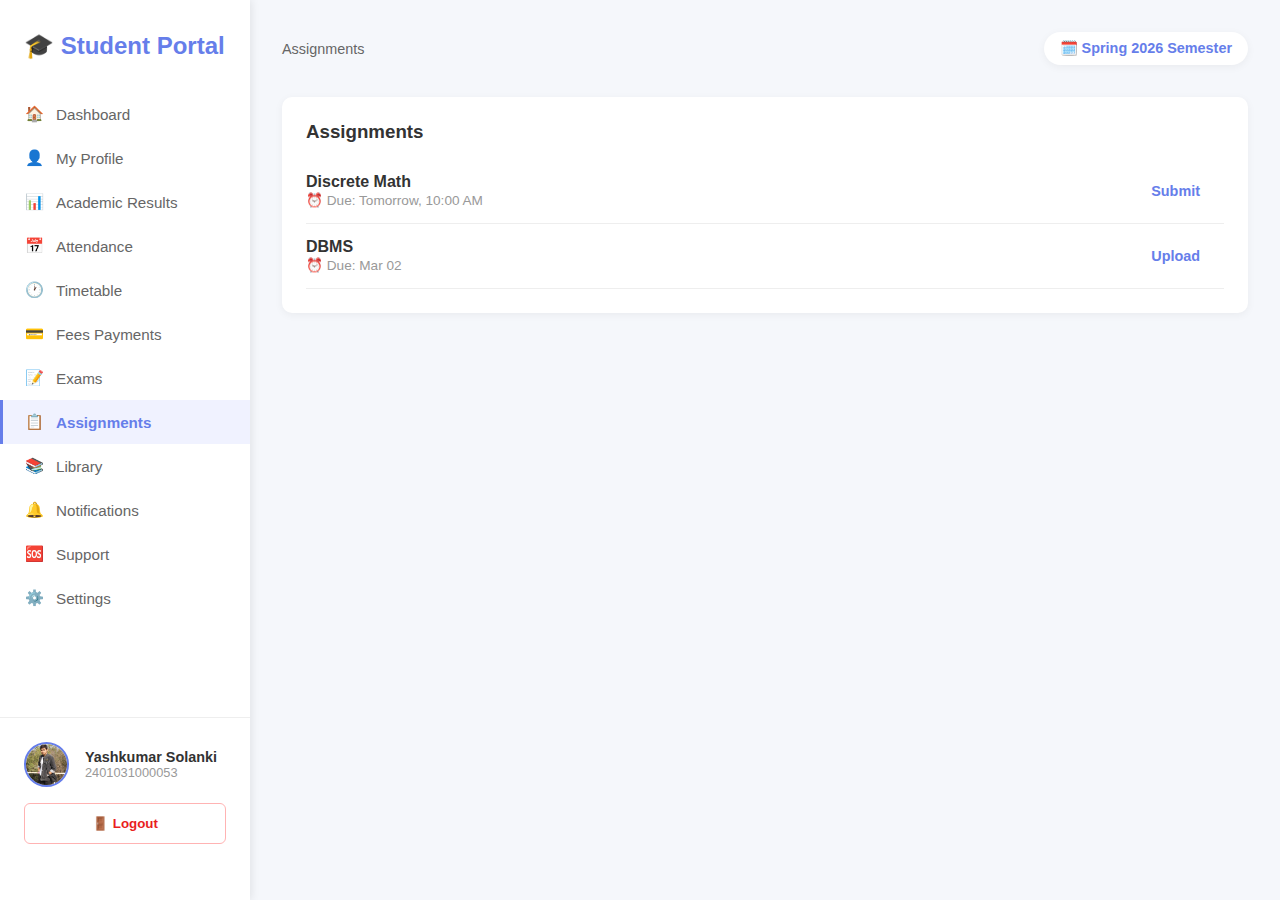
<file: Assignment_2/assignments.html>
<!DOCTYPE html>
<html lang="en">
<head>
    <meta charset="UTF-8">
    <meta name="viewport" content="width=device-width, initial-scale=1.0">
    <title>Student Portal — Assignments</title>
    <!-- Shared stylesheet -->
    <link rel="stylesheet" href="styles.css">
</head>
<body>
    <aside class="sidebar">
        <div class="logo">🎓 Student Portal</div>
        <ul class="nav-menu">
            <li><a class="nav-item" href="index.html"><span class="nav-icon">🏠</span> Dashboard</a></li>
            <li><a class="nav-item" href="profile.html"><span class="nav-icon">👤</span> My Profile</a></li>
            <li><a class="nav-item" href="results.html"><span class="nav-icon">📊</span> Academic Results</a></li>
            <li><a class="nav-item" href="attendance.html"><span class="nav-icon">📅</span> Attendance</a></li>
            <li><a class="nav-item" href="timetable.html"><span class="nav-icon">🕐</span> Timetable</a></li>
            <li><a class="nav-item" href="fees.html"><span class="nav-icon">💳</span> Fees Payments</a></li>
            <li><a class="nav-item" href="exams.html"><span class="nav-icon">📝</span> Exams</a></li>
            <li><a class="nav-item active" href="assignments.html"><span class="nav-icon">📋</span> Assignments</a></li>
            <li><a class="nav-item" href="library.html"><span class="nav-icon">📚</span> Library</a></li>
            <li><a class="nav-item" href="notifications.html"><span class="nav-icon">🔔</span> Notifications</a></li>
            <li><a class="nav-item" href="support.html"><span class="nav-icon">🆘</span> Support</a></li>
            <li><a class="nav-item" href="settings.html"><span class="nav-icon">⚙️</span> Settings</a></li>
        </ul>
        <div class="user-profile">
            <div class="profile-info">
                <img src="yash.jpg" alt="Profile" class="profile-avatar">
                <div class="profile-text">
                    <div class="profile-name">Yashkumar Solanki</div>
                    <div class="profile-id">2401031000053</div>
                </div>
            </div>
            <button class="logout-btn" onclick="alert('Logged out!')">🚪 Logout</button>
        </div>
    </aside>
    <main class="main-content">
        <div class="header-top">
            <div class="breadcrumb">Assignments</div>
            <div class="semester-badge">🗓️ Spring 2026 Semester</div>
        </div>
        <div class="card">
            <h3>Assignments</h3>
            <ul style="list-style:none;padding-left:0;margin-top:1rem;">
                <li style="padding:0.75rem 0;border-bottom:1px solid #eee;display:flex;justify-content:space-between;align-items:center;">
                    <div>
                        <strong>Discrete Math</strong><br>
                        <span style="color:#999;font-size:0.85rem;">⏰ Due: Tomorrow, 10:00 AM</span>
                    </div>
                    <button class="btn btn-secondary" onclick="alert('Submit clicked')">Submit</button>
                </li>
                <li style="padding:0.75rem 0;border-bottom:1px solid #eee;display:flex;justify-content:space-between;align-items:center;">
                    <div>
                        <strong>DBMS</strong><br>
                        <span style="color:#999;font-size:0.85rem;">⏰ Due: Mar 02</span>
                    </div>
                    <button class="btn btn-secondary" onclick="alert('Upload clicked')">Upload</button>
                </li>
            </ul>
        </div>
    </main>
</body>
</html>
</file>
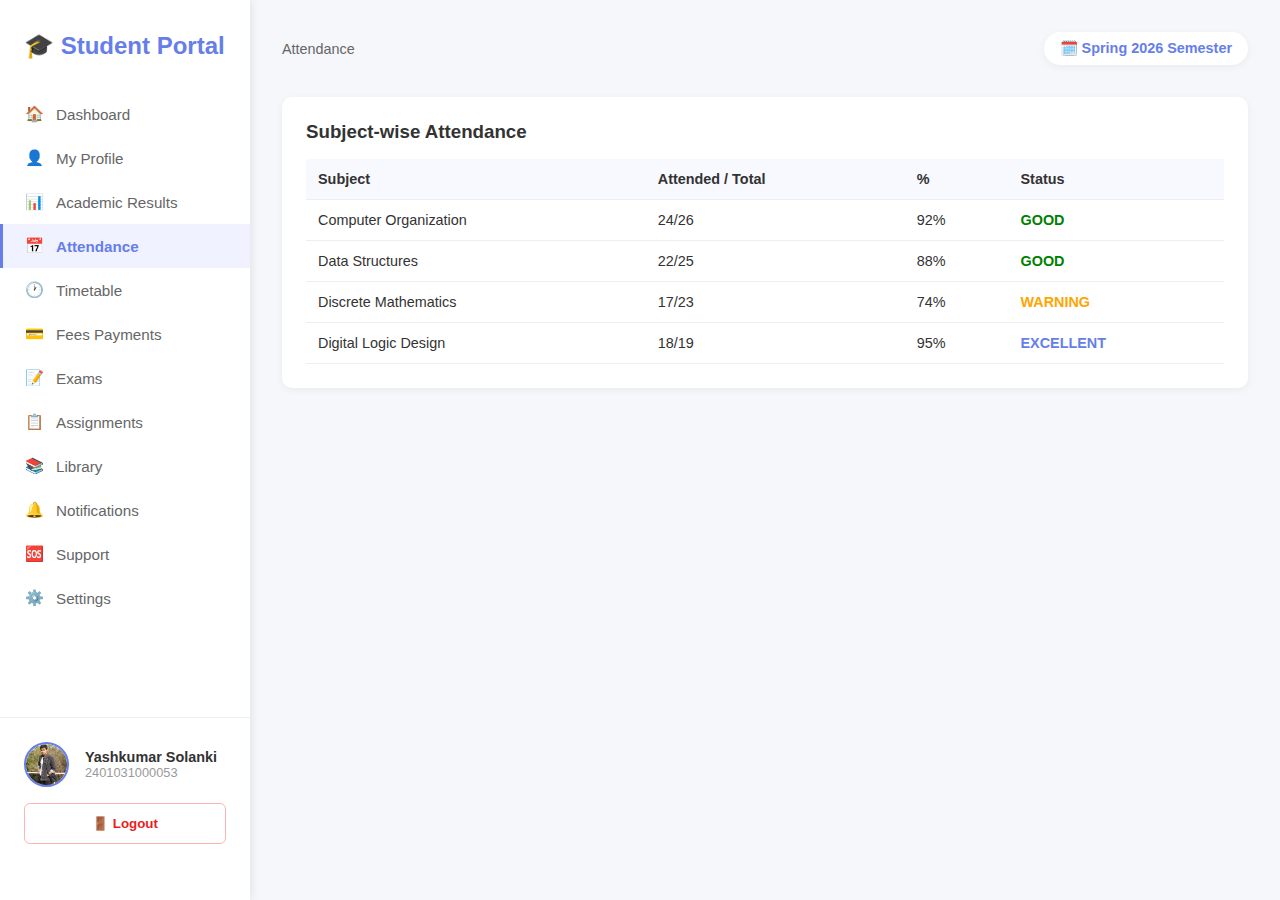
<file: Assignment_2/attendance.html>
<!DOCTYPE html>
<html lang="en">
<head>
    <meta charset="UTF-8">
    <meta name="viewport" content="width=device-width, initial-scale=1.0">
    <title>Student Portal — Attendance</title>
    <!-- Shared stylesheet -->
    <link rel="stylesheet" href="styles.css">
</head>
<body>
    <aside class="sidebar">
        <div class="logo">🎓 Student Portal</div>
        <ul class="nav-menu">
            <li><a class="nav-item" href="index.html"><span class="nav-icon">🏠</span> Dashboard</a></li>
            <li><a class="nav-item" href="profile.html"><span class="nav-icon">👤</span> My Profile</a></li>
            <li><a class="nav-item" href="results.html"><span class="nav-icon">📊</span> Academic Results</a></li>
            <li><a class="nav-item active" href="attendance.html"><span class="nav-icon">📅</span> Attendance</a></li>
            <li><a class="nav-item" href="timetable.html"><span class="nav-icon">🕐</span> Timetable</a></li>
            <li><a class="nav-item" href="fees.html"><span class="nav-icon">💳</span> Fees Payments</a></li>
            <li><a class="nav-item" href="exams.html"><span class="nav-icon">📝</span> Exams</a></li>
            <li><a class="nav-item" href="assignments.html"><span class="nav-icon">📋</span> Assignments</a></li>
            <li><a class="nav-item" href="library.html"><span class="nav-icon">📚</span> Library</a></li>
            <li><a class="nav-item" href="notifications.html"><span class="nav-icon">🔔</span> Notifications</a></li>
            <li><a class="nav-item" href="support.html"><span class="nav-icon">🆘</span> Support</a></li>
            <li><a class="nav-item" href="settings.html"><span class="nav-icon">⚙️</span> Settings</a></li>
        </ul>
        <div class="user-profile">
            <div class="profile-info">
                <img src="yash.jpg" alt="Profile" class="profile-avatar">
                <div class="profile-text">
                    <div class="profile-name">Yashkumar Solanki</div>
                    <div class="profile-id">2401031000053</div>
                </div>
            </div>
            <button class="logout-btn" onclick="alert('Logged out!')">🚪 Logout</button>
        </div>
    </aside>
    <main class="main-content">
        <div class="header-top">
            <div class="breadcrumb">Attendance</div>
            <div class="semester-badge">🗓️ Spring 2026 Semester</div>
        </div>
        <div class="card">
            <h3>Subject-wise Attendance</h3>
            <table>
                <thead><tr><th>Subject</th><th>Attended / Total</th><th>%</th><th>Status</th></tr></thead>
                <tbody>
                    <tr><td>Computer Organization</td><td>24/26</td><td>92%</td><td style="color:green;font-weight:600;">GOOD</td></tr>
                    <tr><td>Data Structures</td><td>22/25</td><td>88%</td><td style="color:green;font-weight:600;">GOOD</td></tr>
                    <tr><td>Discrete Mathematics</td><td>17/23</td><td>74%</td><td style="color:orange;font-weight:600;">WARNING</td></tr>
                    <tr><td>Digital Logic Design</td><td>18/19</td><td>95%</td><td style="color:#667eea;font-weight:600;">EXCELLENT</td></tr>
                </tbody>
            </table>
        </div>
    </main>
</body>
</html>
</file>
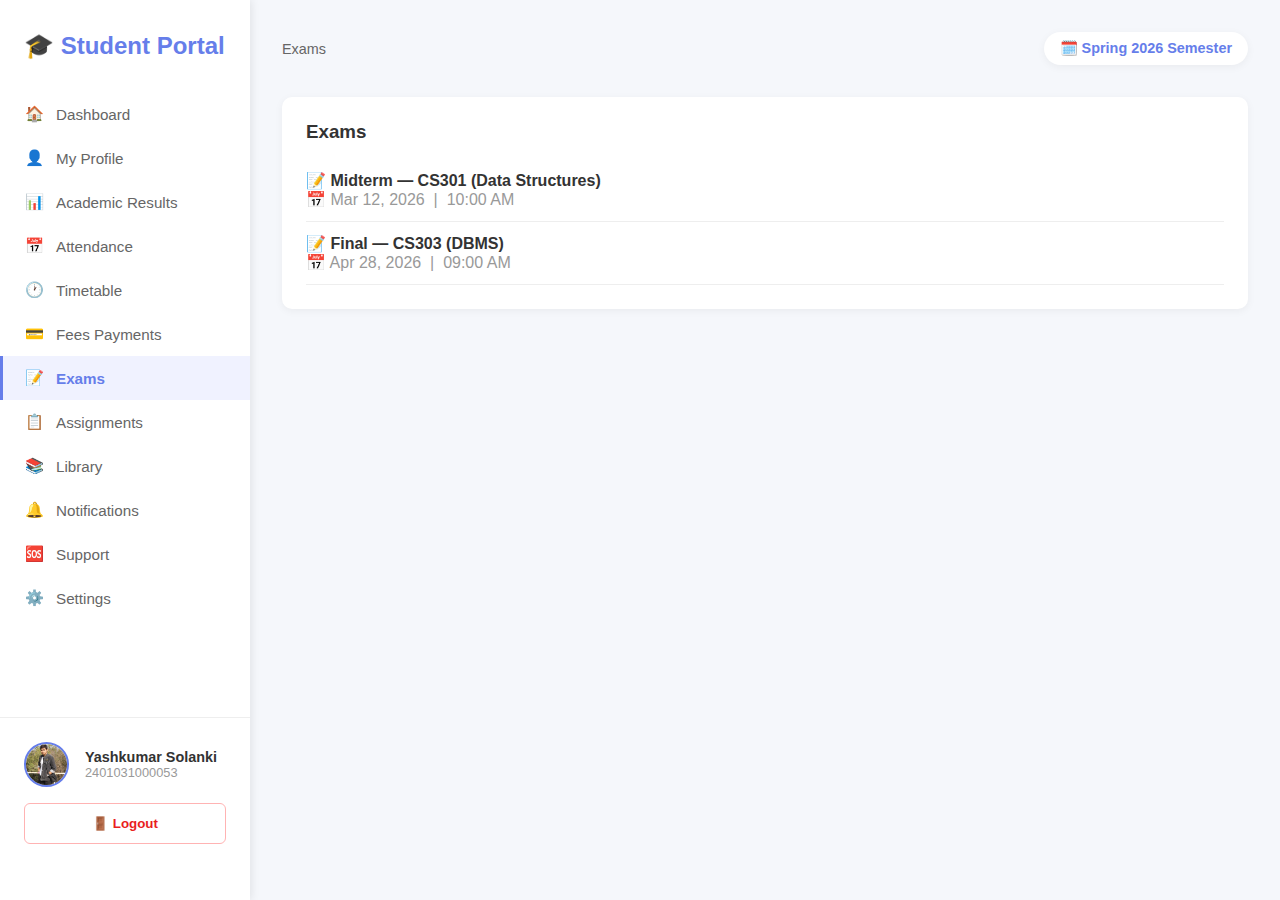
<file: Assignment_2/exams.html>
<!DOCTYPE html>
<html lang="en">
<head>
    <meta charset="UTF-8">
    <meta name="viewport" content="width=device-width, initial-scale=1.0">
    <title>Student Portal — Exams</title>
    <!-- Shared stylesheet -->
    <link rel="stylesheet" href="styles.css">
</head>
<body>
    <aside class="sidebar">
        <div class="logo">🎓 Student Portal</div>
        <ul class="nav-menu">
            <li><a class="nav-item" href="index.html"><span class="nav-icon">🏠</span> Dashboard</a></li>
            <li><a class="nav-item" href="profile.html"><span class="nav-icon">👤</span> My Profile</a></li>
            <li><a class="nav-item" href="results.html"><span class="nav-icon">📊</span> Academic Results</a></li>
            <li><a class="nav-item" href="attendance.html"><span class="nav-icon">📅</span> Attendance</a></li>
            <li><a class="nav-item" href="timetable.html"><span class="nav-icon">🕐</span> Timetable</a></li>
            <li><a class="nav-item" href="fees.html"><span class="nav-icon">💳</span> Fees Payments</a></li>
            <li><a class="nav-item active" href="exams.html"><span class="nav-icon">📝</span> Exams</a></li>
            <li><a class="nav-item" href="assignments.html"><span class="nav-icon">📋</span> Assignments</a></li>
            <li><a class="nav-item" href="library.html"><span class="nav-icon">📚</span> Library</a></li>
            <li><a class="nav-item" href="notifications.html"><span class="nav-icon">🔔</span> Notifications</a></li>
            <li><a class="nav-item" href="support.html"><span class="nav-icon">🆘</span> Support</a></li>
            <li><a class="nav-item" href="settings.html"><span class="nav-icon">⚙️</span> Settings</a></li>
        </ul>
        <div class="user-profile">
            <div class="profile-info">
                <img src="yash.jpg" alt="Profile" class="profile-avatar">
                <div class="profile-text">
                    <div class="profile-name">Yashkumar Solanki</div>
                    <div class="profile-id">2401031000053</div>
                </div>
            </div>
            <button class="logout-btn" onclick="alert('Logged out!')">🚪 Logout</button>
        </div>
    </aside>
    <main class="main-content">
        <div class="header-top">
            <div class="breadcrumb">Exams</div>
            <div class="semester-badge">🗓️ Spring 2026 Semester</div>
        </div>
        <div class="card">
            <h3>Exams</h3>
            <ul style="list-style:none;padding-left:0;margin-top:1rem;">
                <li style="padding:0.75rem 0;border-bottom:1px solid #eee;">
                    📝 <strong>Midterm — CS301 (Data Structures)</strong><br>
                    <span style="color:#999;">📅 Mar 12, 2026 &nbsp;|&nbsp; 10:00 AM</span>
                </li>
                <li style="padding:0.75rem 0;border-bottom:1px solid #eee;">
                    📝 <strong>Final — CS303 (DBMS)</strong><br>
                    <span style="color:#999;">📅 Apr 28, 2026 &nbsp;|&nbsp; 09:00 AM</span>
                </li>
            </ul>
        </div>
    </main>
</body>
</html>
</file>
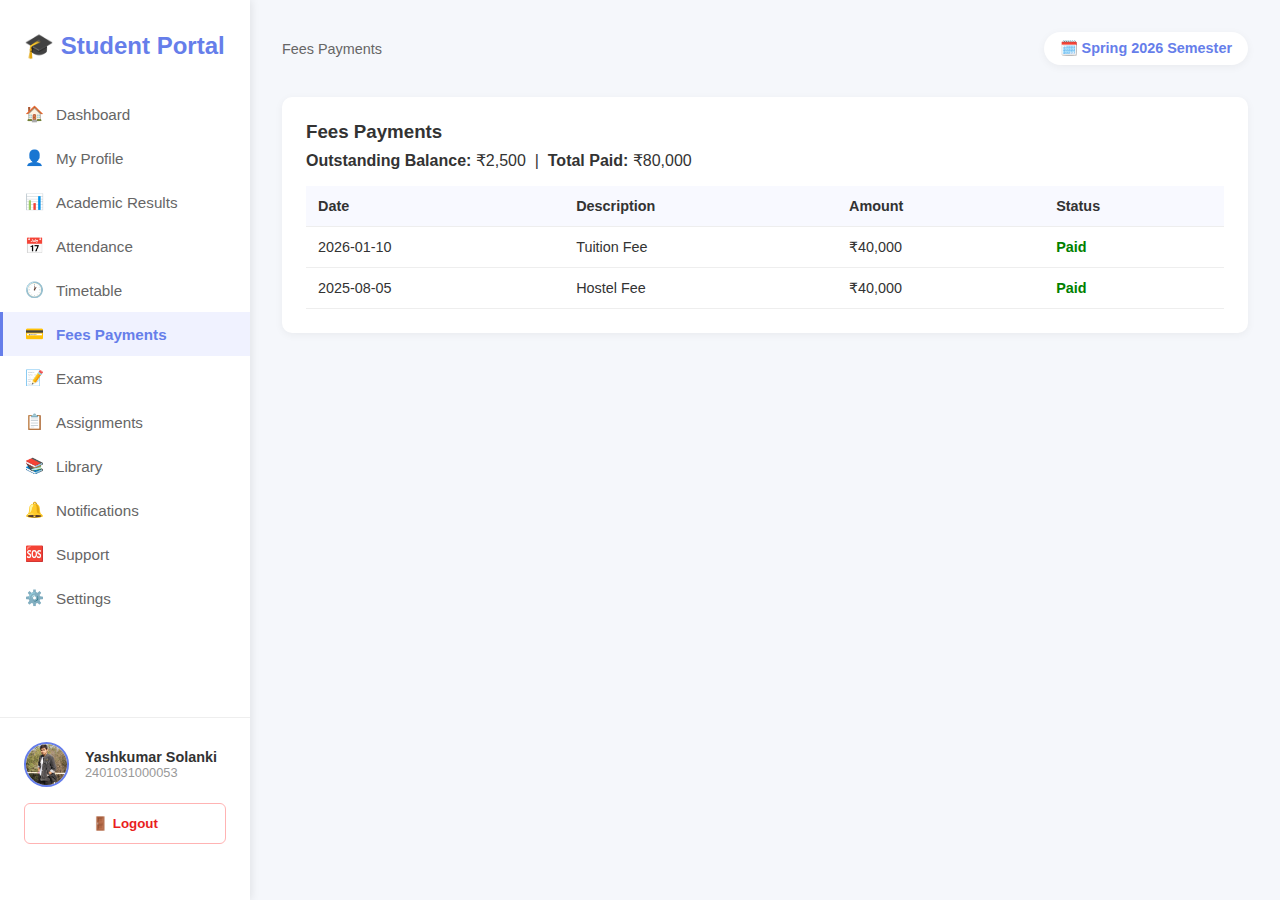
<file: Assignment_2/fees.html>
<!DOCTYPE html>
<html lang="en">
<head>
    <meta charset="UTF-8">
    <meta name="viewport" content="width=device-width, initial-scale=1.0">
    <title>Student Portal — Fees Payments</title>
    <!-- Shared stylesheet -->
    <link rel="stylesheet" href="styles.css">
</head>
<body>
    <aside class="sidebar">
        <div class="logo">🎓 Student Portal</div>
        <ul class="nav-menu">
            <li><a class="nav-item" href="index.html"><span class="nav-icon">🏠</span> Dashboard</a></li>
            <li><a class="nav-item" href="profile.html"><span class="nav-icon">👤</span> My Profile</a></li>
            <li><a class="nav-item" href="results.html"><span class="nav-icon">📊</span> Academic Results</a></li>
            <li><a class="nav-item" href="attendance.html"><span class="nav-icon">📅</span> Attendance</a></li>
            <li><a class="nav-item" href="timetable.html"><span class="nav-icon">🕐</span> Timetable</a></li>
            <li><a class="nav-item active" href="fees.html"><span class="nav-icon">💳</span> Fees Payments</a></li>
            <li><a class="nav-item" href="exams.html"><span class="nav-icon">📝</span> Exams</a></li>
            <li><a class="nav-item" href="assignments.html"><span class="nav-icon">📋</span> Assignments</a></li>
            <li><a class="nav-item" href="library.html"><span class="nav-icon">📚</span> Library</a></li>
            <li><a class="nav-item" href="notifications.html"><span class="nav-icon">🔔</span> Notifications</a></li>
            <li><a class="nav-item" href="support.html"><span class="nav-icon">🆘</span> Support</a></li>
            <li><a class="nav-item" href="settings.html"><span class="nav-icon">⚙️</span> Settings</a></li>
        </ul>
        <div class="user-profile">
            <div class="profile-info">
                <img src="yash.jpg" alt="Profile" class="profile-avatar">
                <div class="profile-text">
                    <div class="profile-name">Yashkumar Solanki</div>
                    <div class="profile-id">2401031000053</div>
                </div>
            </div>
            <button class="logout-btn" onclick="alert('Logged out!')">🚪 Logout</button>
        </div>
    </aside>
    <main class="main-content">
        <div class="header-top">
            <div class="breadcrumb">Fees Payments</div>
            <div class="semester-badge">🗓️ Spring 2026 Semester</div>
        </div>
        <div class="card">
            <h3>Fees Payments</h3>
            <p style="margin-top:0.5rem;">
                <strong>Outstanding Balance:</strong> ₹2,500 &nbsp;|&nbsp;
                <strong>Total Paid:</strong> ₹80,000
            </p>
            <table>
                <thead><tr><th>Date</th><th>Description</th><th>Amount</th><th>Status</th></tr></thead>
                <tbody>
                    <tr><td>2026-01-10</td><td>Tuition Fee</td><td>₹40,000</td><td style="color:green;font-weight:600;">Paid</td></tr>
                    <tr><td>2025-08-05</td><td>Hostel Fee</td><td>₹40,000</td><td style="color:green;font-weight:600;">Paid</td></tr>
                </tbody>
            </table>
        </div>
    </main>
</body>
</html>
</file>
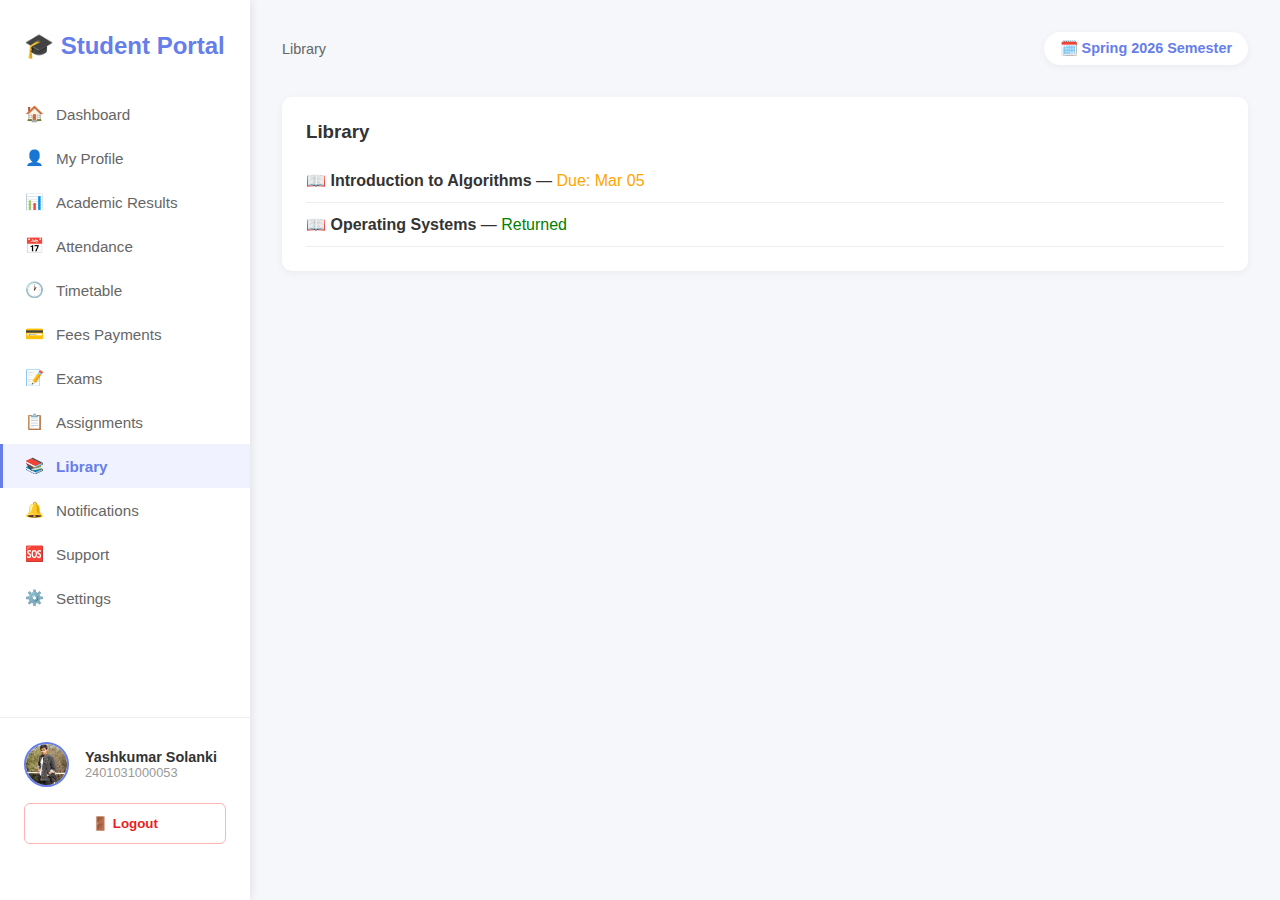
<file: Assignment_2/library.html>
<!DOCTYPE html>
<html lang="en">
<head>
    <meta charset="UTF-8">
    <meta name="viewport" content="width=device-width, initial-scale=1.0">
    <title>Student Portal — Library</title>
    <!-- Shared stylesheet -->
    <link rel="stylesheet" href="styles.css">
</head>
<body>
    <aside class="sidebar">
        <div class="logo">🎓 Student Portal</div>
        <ul class="nav-menu">
            <li><a class="nav-item" href="index.html"><span class="nav-icon">🏠</span> Dashboard</a></li>
            <li><a class="nav-item" href="profile.html"><span class="nav-icon">👤</span> My Profile</a></li>
            <li><a class="nav-item" href="results.html"><span class="nav-icon">📊</span> Academic Results</a></li>
            <li><a class="nav-item" href="attendance.html"><span class="nav-icon">📅</span> Attendance</a></li>
            <li><a class="nav-item" href="timetable.html"><span class="nav-icon">🕐</span> Timetable</a></li>
            <li><a class="nav-item" href="fees.html"><span class="nav-icon">💳</span> Fees Payments</a></li>
            <li><a class="nav-item" href="exams.html"><span class="nav-icon">📝</span> Exams</a></li>
            <li><a class="nav-item" href="assignments.html"><span class="nav-icon">📋</span> Assignments</a></li>
            <li><a class="nav-item active" href="library.html"><span class="nav-icon">📚</span> Library</a></li>
            <li><a class="nav-item" href="notifications.html"><span class="nav-icon">🔔</span> Notifications</a></li>
            <li><a class="nav-item" href="support.html"><span class="nav-icon">🆘</span> Support</a></li>
            <li><a class="nav-item" href="settings.html"><span class="nav-icon">⚙️</span> Settings</a></li>
        </ul>
        <div class="user-profile">
            <div class="profile-info">
                <img src="yash.jpg" alt="Profile" class="profile-avatar">
                <div class="profile-text">
                    <div class="profile-name">Yashkumar Solanki</div>
                    <div class="profile-id">2401031000053</div>
                </div>
            </div>
            <button class="logout-btn" onclick="alert('Logged out!')">🚪 Logout</button>
        </div>
    </aside>
    <main class="main-content">
        <div class="header-top">
            <div class="breadcrumb">Library</div>
            <div class="semester-badge">🗓️ Spring 2026 Semester</div>
        </div>
        <div class="card">
            <h3>Library</h3>
            <ul style="list-style:none;padding-left:0;margin-top:1rem;">
                <li style="padding:0.75rem 0;border-bottom:1px solid #eee;">
                    📖 <strong>Introduction to Algorithms</strong> —
                    <span style="color:orange;">Due: Mar 05</span>
                </li>
                <li style="padding:0.75rem 0;border-bottom:1px solid #eee;">
                    📖 <strong>Operating Systems</strong> —
                    <span style="color:green;">Returned</span>
                </li>
            </ul>
        </div>
    </main>
</body>
</html>
</file>
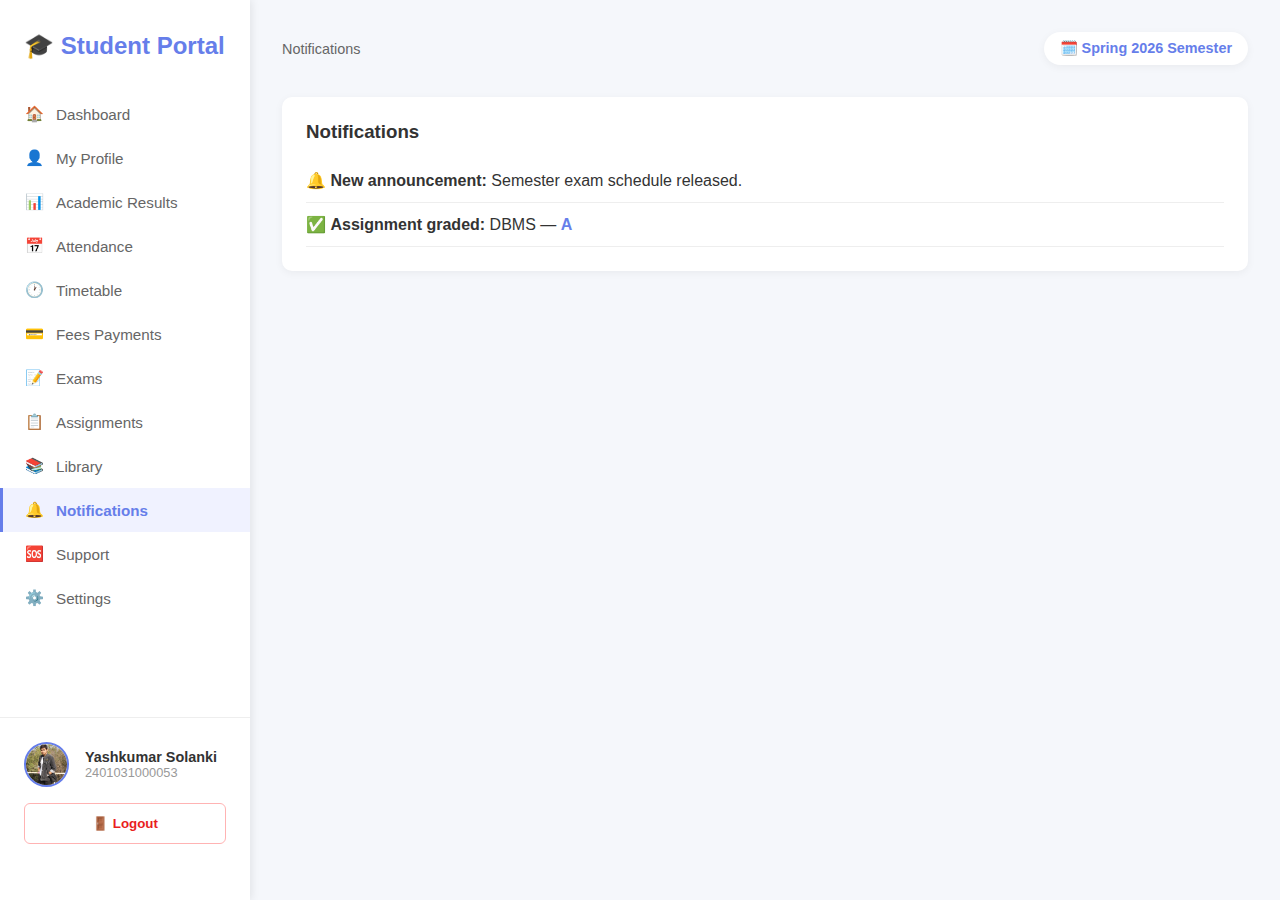
<file: Assignment_2/notifications.html>
<!DOCTYPE html>
<html lang="en">
<head>
    <meta charset="UTF-8">
    <meta name="viewport" content="width=device-width, initial-scale=1.0">
    <title>Student Portal — Notifications</title>
    <!-- Shared stylesheet -->
    <link rel="stylesheet" href="styles.css">
</head>
<body>
    <aside class="sidebar">
        <div class="logo">🎓 Student Portal</div>
        <ul class="nav-menu">
            <li><a class="nav-item" href="index.html"><span class="nav-icon">🏠</span> Dashboard</a></li>
            <li><a class="nav-item" href="profile.html"><span class="nav-icon">👤</span> My Profile</a></li>
            <li><a class="nav-item" href="results.html"><span class="nav-icon">📊</span> Academic Results</a></li>
            <li><a class="nav-item" href="attendance.html"><span class="nav-icon">📅</span> Attendance</a></li>
            <li><a class="nav-item" href="timetable.html"><span class="nav-icon">🕐</span> Timetable</a></li>
            <li><a class="nav-item" href="fees.html"><span class="nav-icon">💳</span> Fees Payments</a></li>
            <li><a class="nav-item" href="exams.html"><span class="nav-icon">📝</span> Exams</a></li>
            <li><a class="nav-item" href="assignments.html"><span class="nav-icon">📋</span> Assignments</a></li>
            <li><a class="nav-item" href="library.html"><span class="nav-icon">📚</span> Library</a></li>
            <li><a class="nav-item active" href="notifications.html"><span class="nav-icon">🔔</span> Notifications</a></li>
            <li><a class="nav-item" href="support.html"><span class="nav-icon">🆘</span> Support</a></li>
            <li><a class="nav-item" href="settings.html"><span class="nav-icon">⚙️</span> Settings</a></li>
        </ul>
        <div class="user-profile">
            <div class="profile-info">
                <img src="yash.jpg" alt="Profile" class="profile-avatar">
                <div class="profile-text">
                    <div class="profile-name">Yashkumar Solanki</div>
                    <div class="profile-id">2401031000053</div>
                </div>
            </div>
            <button class="logout-btn" onclick="alert('Logged out!')">🚪 Logout</button>
        </div>
    </aside>
    <main class="main-content">
        <div class="header-top">
            <div class="breadcrumb">Notifications</div>
            <div class="semester-badge">🗓️ Spring 2026 Semester</div>
        </div>
        <div class="card">
            <h3>Notifications</h3>
            <div style="margin-top:1rem;">
                <div style="padding:0.75rem 0;border-bottom:1px solid #eee;">
                    🔔 <strong>New announcement:</strong> Semester exam schedule released.
                </div>
                <div style="padding:0.75rem 0;border-bottom:1px solid #eee;">
                    ✅ <strong>Assignment graded:</strong> DBMS — <span style="color:#667eea;font-weight:600;">A</span>
                </div>
            </div>
        </div>
    </main>
</body>
</html>
</file>
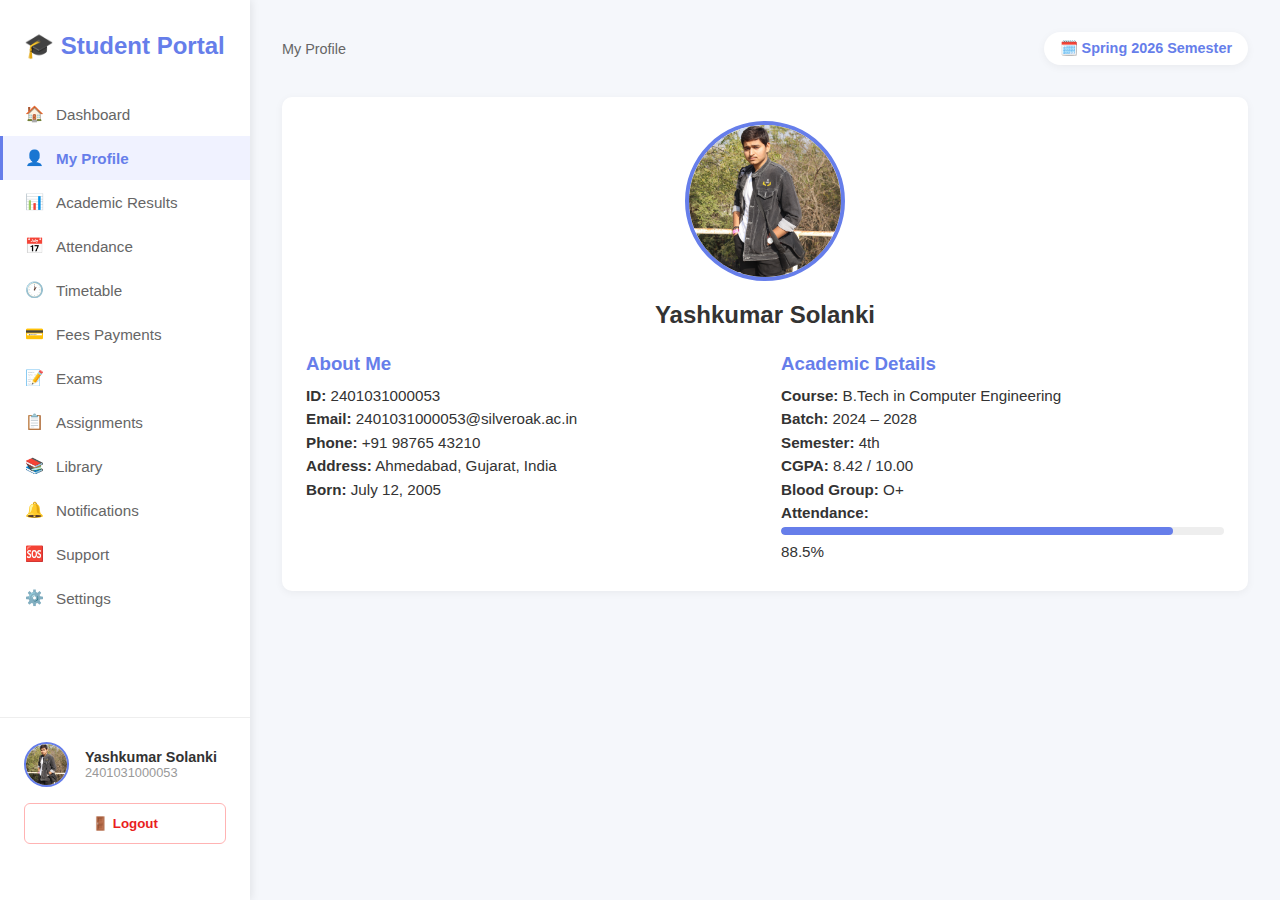
<file: Assignment_2/profile.html>
<!DOCTYPE html>
<html lang="en">
<head>
    <meta charset="UTF-8">
    <meta name="viewport" content="width=device-width, initial-scale=1.0">
    <title>Student Portal — My Profile</title>
    <!-- Shared stylesheet -->
    <link rel="stylesheet" href="styles.css">
</head>
<body>
    <aside class="sidebar">
        <div class="logo">🎓 Student Portal</div>
        <ul class="nav-menu">
            <li><a class="nav-item" href="index.html"><span class="nav-icon">🏠</span> Dashboard</a></li>
            <li><a class="nav-item active" href="profile.html"><span class="nav-icon">👤</span> My Profile</a></li>
            <li><a class="nav-item" href="results.html"><span class="nav-icon">📊</span> Academic Results</a></li>
            <li><a class="nav-item" href="attendance.html"><span class="nav-icon">📅</span> Attendance</a></li>
            <li><a class="nav-item" href="timetable.html"><span class="nav-icon">🕐</span> Timetable</a></li>
            <li><a class="nav-item" href="fees.html"><span class="nav-icon">💳</span> Fees Payments</a></li>
            <li><a class="nav-item" href="exams.html"><span class="nav-icon">📝</span> Exams</a></li>
            <li><a class="nav-item" href="assignments.html"><span class="nav-icon">📋</span> Assignments</a></li>
            <li><a class="nav-item" href="library.html"><span class="nav-icon">📚</span> Library</a></li>
            <li><a class="nav-item" href="notifications.html"><span class="nav-icon">🔔</span> Notifications</a></li>
            <li><a class="nav-item" href="support.html"><span class="nav-icon">🆘</span> Support</a></li>
            <li><a class="nav-item" href="settings.html"><span class="nav-icon">⚙️</span> Settings</a></li>
        </ul>
        <div class="user-profile">
            <div class="profile-info">
                <img src="yash.jpg" alt="Profile" class="profile-avatar">
                <div class="profile-text">
                    <div class="profile-name">Yashkumar Solanki</div>
                    <div class="profile-id">2401031000053</div>
                </div>
            </div>
            <button class="logout-btn" onclick="alert('Logged out!')">🚪 Logout</button>
        </div>
    </aside>
    <main class="main-content">
        <div class="header-top">
            <div class="breadcrumb">My Profile</div>
            <div class="semester-badge">🗓️ Spring 2026 Semester</div>
        </div>
        <div class="card">
            <div style="text-align:center;margin-bottom:1rem;">
                <img src="yash.jpg" alt="Profile"
                     style="width:160px;height:160px;border-radius:50%;object-fit:cover;border:4px solid #667eea;">
            </div>
            <h2 style="text-align:center;margin-bottom:1.5rem;">Yashkumar Solanki</h2>
            <div class="profile-grid">
                <div>
                    <h3>About Me</h3>
                    <p><strong>ID:</strong> 2401031000053</p>
                    <p><strong>Email:</strong> 2401031000053@silveroak.ac.in</p>
                    <p><strong>Phone:</strong> +91 98765 43210</p>
                    <p><strong>Address:</strong> Ahmedabad, Gujarat, India</p>
                    <p><strong>Born:</strong> July 12, 2005</p>
                </div>
                <div>
                    <h3>Academic Details</h3>
                    <p><strong>Course:</strong> B.Tech in Computer Engineering</p>
                    <p><strong>Batch:</strong> 2024 – 2028</p>
                    <p><strong>Semester:</strong> 4th</p>
                    <p><strong>CGPA:</strong> 8.42 / 10.00</p>
                    <p><strong>Blood Group:</strong> O+</p>
                    <p><strong>Attendance:</strong></p>
                    <div class="progress" style="margin-bottom:0.5rem;">
                        <div class="progress-bar" style="width:88.5%;"></div>
                    </div>
                    <p>88.5%</p>
                </div>
            </div>
        </div>
    </main>
</body>
</html>
</file>
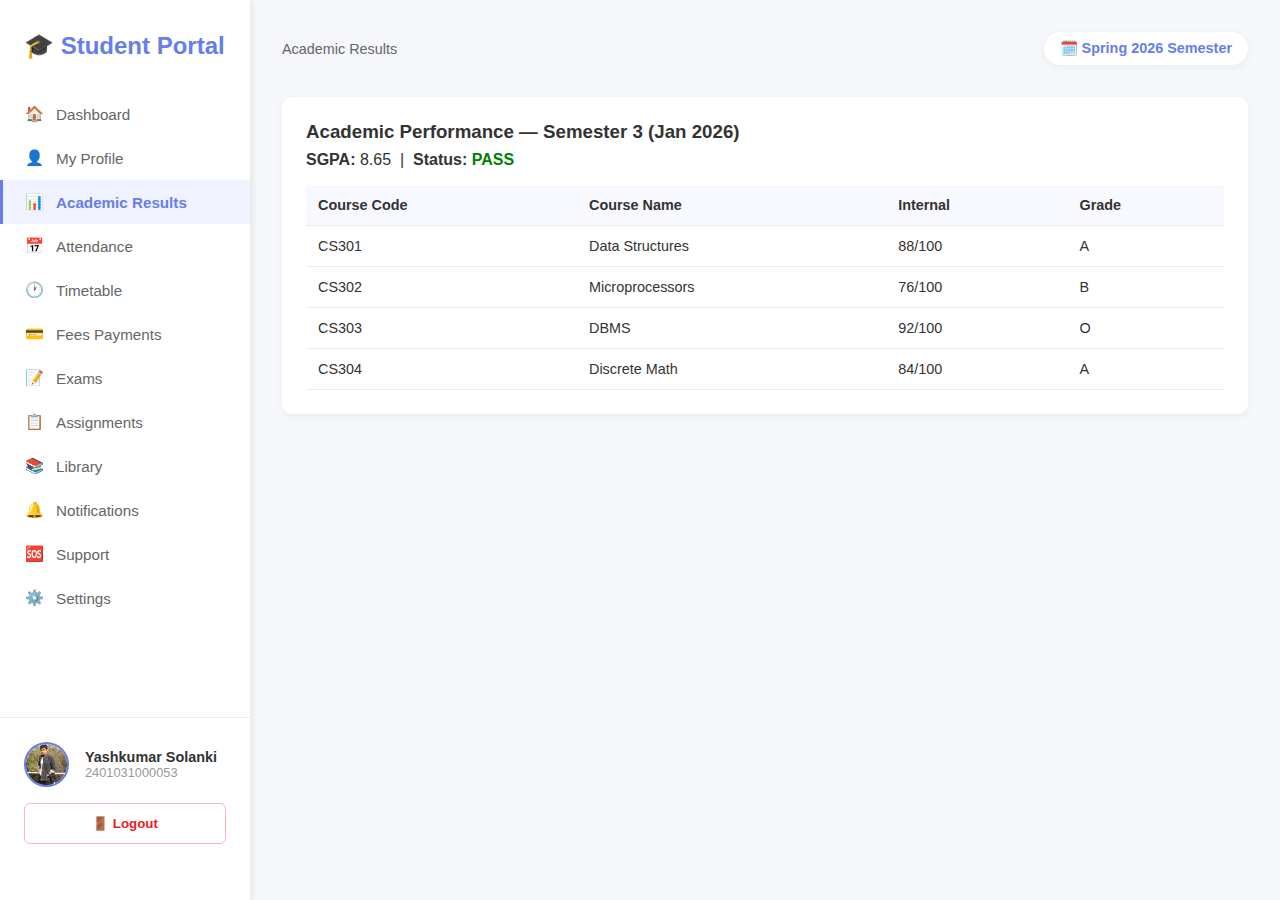
<file: Assignment_2/results.html>
<!DOCTYPE html>
<html lang="en">
<head>
    <meta charset="UTF-8">
    <meta name="viewport" content="width=device-width, initial-scale=1.0">
    <title>Student Portal — Academic Results</title>
    <!-- Shared stylesheet -->
    <link rel="stylesheet" href="styles.css">
</head>
<body>
    <aside class="sidebar">
        <div class="logo">🎓 Student Portal</div>
        <ul class="nav-menu">
            <li><a class="nav-item" href="index.html"><span class="nav-icon">🏠</span> Dashboard</a></li>
            <li><a class="nav-item" href="profile.html"><span class="nav-icon">👤</span> My Profile</a></li>
            <li><a class="nav-item active" href="results.html"><span class="nav-icon">📊</span> Academic Results</a></li>
            <li><a class="nav-item" href="attendance.html"><span class="nav-icon">📅</span> Attendance</a></li>
            <li><a class="nav-item" href="timetable.html"><span class="nav-icon">🕐</span> Timetable</a></li>
            <li><a class="nav-item" href="fees.html"><span class="nav-icon">💳</span> Fees Payments</a></li>
            <li><a class="nav-item" href="exams.html"><span class="nav-icon">📝</span> Exams</a></li>
            <li><a class="nav-item" href="assignments.html"><span class="nav-icon">📋</span> Assignments</a></li>
            <li><a class="nav-item" href="library.html"><span class="nav-icon">📚</span> Library</a></li>
            <li><a class="nav-item" href="notifications.html"><span class="nav-icon">🔔</span> Notifications</a></li>
            <li><a class="nav-item" href="support.html"><span class="nav-icon">🆘</span> Support</a></li>
            <li><a class="nav-item" href="settings.html"><span class="nav-icon">⚙️</span> Settings</a></li>
        </ul>
        <div class="user-profile">
            <div class="profile-info">
                <img src="yash.jpg" alt="Profile" class="profile-avatar">
                <div class="profile-text">
                    <div class="profile-name">Yashkumar Solanki</div>
                    <div class="profile-id">2401031000053</div>
                </div>
            </div>
            <button class="logout-btn" onclick="alert('Logged out!')">🚪 Logout</button>
        </div>
    </aside>
    <main class="main-content">
        <div class="header-top">
            <div class="breadcrumb">Academic Results</div>
            <div class="semester-badge">🗓️ Spring 2026 Semester</div>
        </div>
        <div class="card">
            <h3>Academic Performance — Semester 3 (Jan 2026)</h3>
            <p style="margin-top:0.5rem;"><strong>SGPA:</strong> 8.65 &nbsp;|&nbsp; <strong>Status:</strong> <span style="color:green;font-weight:600;">PASS</span></p>
            <table>
                <thead><tr><th>Course Code</th><th>Course Name</th><th>Internal</th><th>Grade</th></tr></thead>
                <tbody>
                    <tr><td>CS301</td><td>Data Structures</td><td>88/100</td><td>A</td></tr>
                    <tr><td>CS302</td><td>Microprocessors</td><td>76/100</td><td>B</td></tr>
                    <tr><td>CS303</td><td>DBMS</td><td>92/100</td><td>O</td></tr>
                    <tr><td>CS304</td><td>Discrete Math</td><td>84/100</td><td>A</td></tr>
                </tbody>
            </table>
        </div>
    </main>
</body>
</html>
</file>
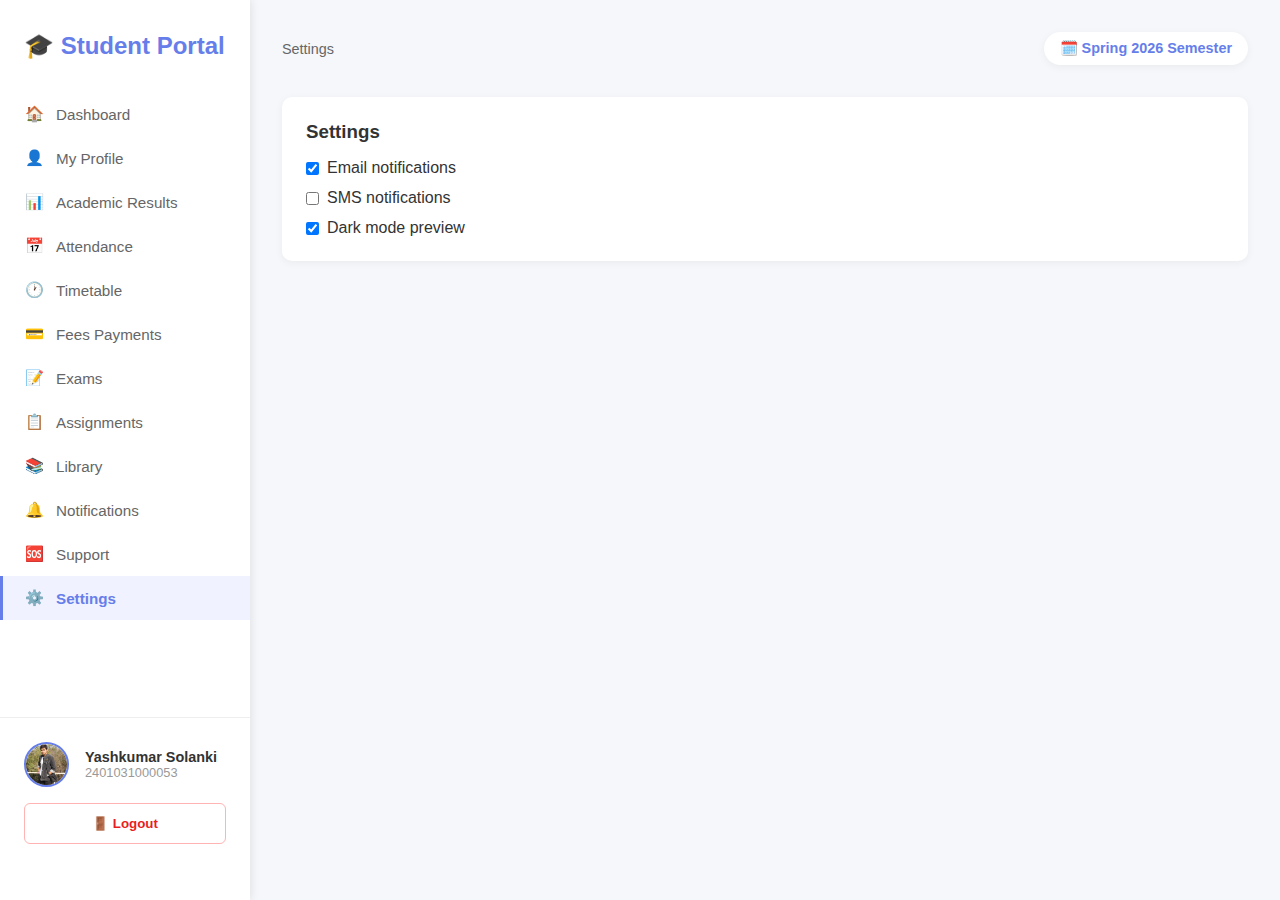
<file: Assignment_2/settings.html>
<!DOCTYPE html>
<html lang="en">
<head>
    <meta charset="UTF-8">
    <meta name="viewport" content="width=device-width, initial-scale=1.0">
    <title>Student Portal — Settings</title>
    <!-- Shared stylesheet -->
    <link rel="stylesheet" href="styles.css">
</head>
<body>
    <aside class="sidebar">
        <div class="logo">🎓 Student Portal</div>
        <ul class="nav-menu">
            <li><a class="nav-item" href="index.html"><span class="nav-icon">🏠</span> Dashboard</a></li>
            <li><a class="nav-item" href="profile.html"><span class="nav-icon">👤</span> My Profile</a></li>
            <li><a class="nav-item" href="results.html"><span class="nav-icon">📊</span> Academic Results</a></li>
            <li><a class="nav-item" href="attendance.html"><span class="nav-icon">📅</span> Attendance</a></li>
            <li><a class="nav-item" href="timetable.html"><span class="nav-icon">🕐</span> Timetable</a></li>
            <li><a class="nav-item" href="fees.html"><span class="nav-icon">💳</span> Fees Payments</a></li>
            <li><a class="nav-item" href="exams.html"><span class="nav-icon">📝</span> Exams</a></li>
            <li><a class="nav-item" href="assignments.html"><span class="nav-icon">📋</span> Assignments</a></li>
            <li><a class="nav-item" href="library.html"><span class="nav-icon">📚</span> Library</a></li>
            <li><a class="nav-item" href="notifications.html"><span class="nav-icon">🔔</span> Notifications</a></li>
            <li><a class="nav-item" href="support.html"><span class="nav-icon">🆘</span> Support</a></li>
            <li><a class="nav-item active" href="settings.html"><span class="nav-icon">⚙️</span> Settings</a></li>
        </ul>
        <div class="user-profile">
            <div class="profile-info">
                <img src="yash.jpg" alt="Profile" class="profile-avatar">
                <div class="profile-text">
                    <div class="profile-name">Yashkumar Solanki</div>
                    <div class="profile-id">2401031000053</div>
                </div>
            </div>
            <button class="logout-btn" onclick="alert('Logged out!')">🚪 Logout</button>
        </div>
    </aside>
    <main class="main-content">
        <div class="header-top">
            <div class="breadcrumb">Settings</div>
            <div class="semester-badge">🗓️ Spring 2026 Semester</div>
        </div>
        <div class="card">
            <h3>Settings</h3>
            <div style="margin-top:1rem;display:flex;flex-direction:column;gap:0.75rem;">
                <label style="display:flex;align-items:center;gap:0.5rem;cursor:pointer;">
                    <input type="checkbox" checked> Email notifications
                </label>
                <label style="display:flex;align-items:center;gap:0.5rem;cursor:pointer;">
                    <input type="checkbox"> SMS notifications
                </label>
                <label style="display:flex;align-items:center;gap:0.5rem;cursor:pointer;">
                    <input type="checkbox" checked> Dark mode preview
                </label>
            </div>
        </div>
    </main>
</body>
</html>
</file>
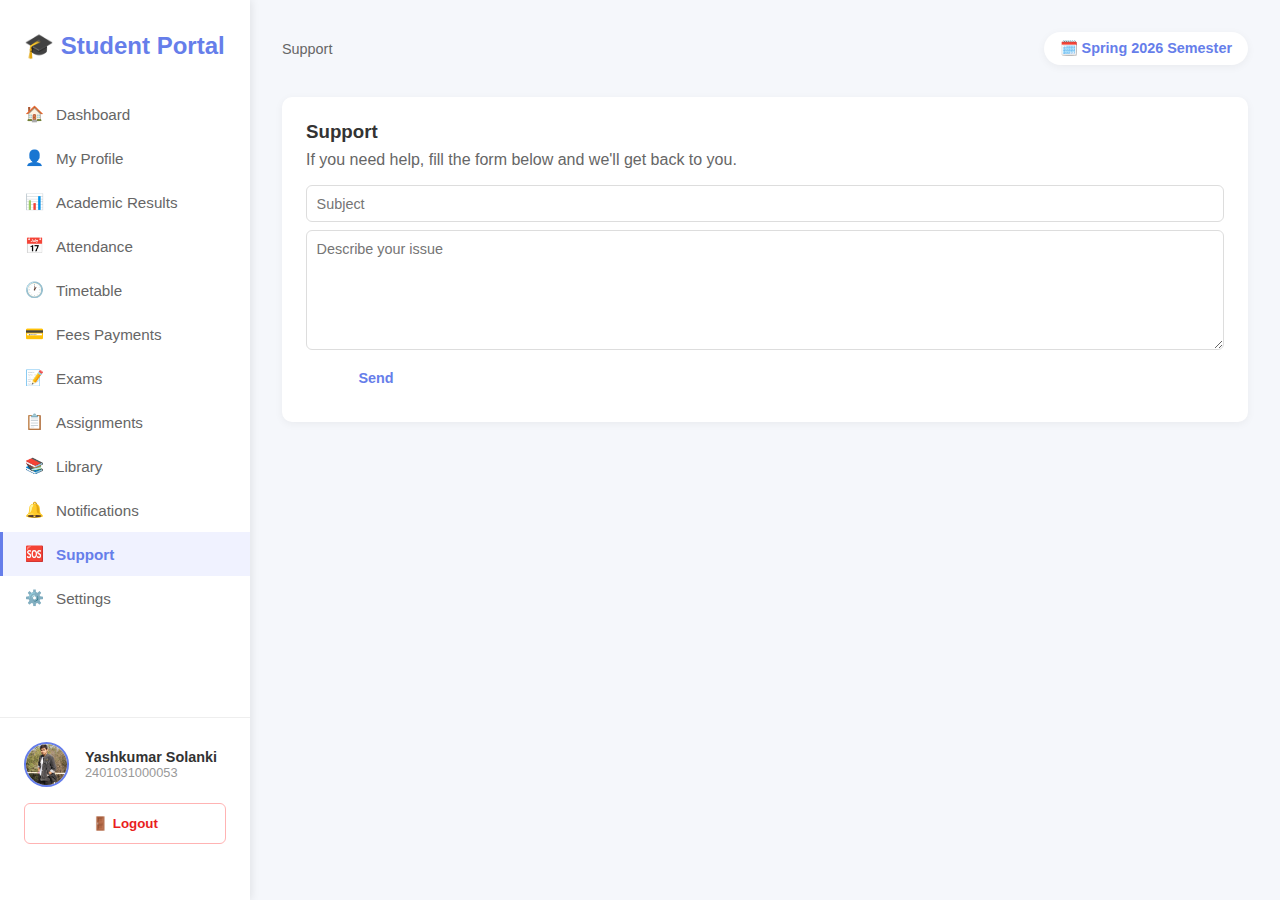
<file: Assignment_2/support.html>
<!DOCTYPE html>
<html lang="en">
<head>
    <meta charset="UTF-8">
    <meta name="viewport" content="width=device-width, initial-scale=1.0">
    <title>Student Portal — Support</title>
    <!-- Shared stylesheet -->
    <link rel="stylesheet" href="styles.css">
</head>
<body>
    <aside class="sidebar">
        <div class="logo">🎓 Student Portal</div>
        <ul class="nav-menu">
            <li><a class="nav-item" href="index.html"><span class="nav-icon">🏠</span> Dashboard</a></li>
            <li><a class="nav-item" href="profile.html"><span class="nav-icon">👤</span> My Profile</a></li>
            <li><a class="nav-item" href="results.html"><span class="nav-icon">📊</span> Academic Results</a></li>
            <li><a class="nav-item" href="attendance.html"><span class="nav-icon">📅</span> Attendance</a></li>
            <li><a class="nav-item" href="timetable.html"><span class="nav-icon">🕐</span> Timetable</a></li>
            <li><a class="nav-item" href="fees.html"><span class="nav-icon">💳</span> Fees Payments</a></li>
            <li><a class="nav-item" href="exams.html"><span class="nav-icon">📝</span> Exams</a></li>
            <li><a class="nav-item" href="assignments.html"><span class="nav-icon">📋</span> Assignments</a></li>
            <li><a class="nav-item" href="library.html"><span class="nav-icon">📚</span> Library</a></li>
            <li><a class="nav-item" href="notifications.html"><span class="nav-icon">🔔</span> Notifications</a></li>
            <li><a class="nav-item active" href="support.html"><span class="nav-icon">🆘</span> Support</a></li>
            <li><a class="nav-item" href="settings.html"><span class="nav-icon">⚙️</span> Settings</a></li>
        </ul>
        <div class="user-profile">
            <div class="profile-info">
                <img src="yash.jpg" alt="Profile" class="profile-avatar">
                <div class="profile-text">
                    <div class="profile-name">Yashkumar Solanki</div>
                    <div class="profile-id">2401031000053</div>
                </div>
            </div>
            <button class="logout-btn" onclick="alert('Logged out!')">🚪 Logout</button>
        </div>
    </aside>
    <main class="main-content">
        <div class="header-top">
            <div class="breadcrumb">Support</div>
            <div class="semester-badge">🗓️ Spring 2026 Semester</div>
        </div>
        <div class="card">
            <h3>Support</h3>
            <p style="margin-top:0.5rem;color:#666;">If you need help, fill the form below and we'll get back to you.</p>
            <form onsubmit="alert('Message sent!');return false;">
                <input type="text" placeholder="Subject">
                <textarea placeholder="Describe your issue"></textarea>
                <button type="submit" class="btn btn-secondary" style="width:140px;">Send</button>
            </form>
        </div>
    </main>
</body>
</html>
</file>
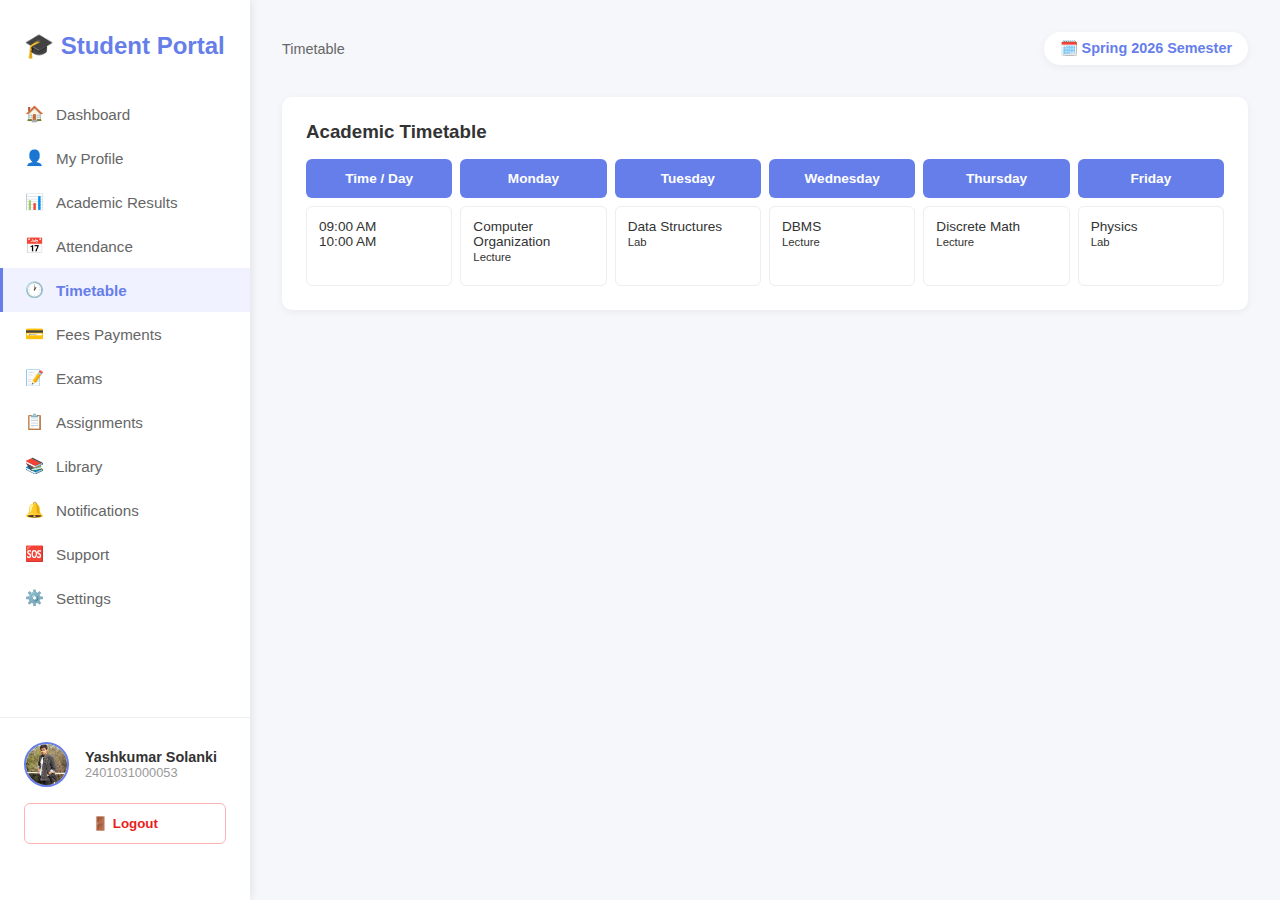
<file: Assignment_2/timetable.html>
<!DOCTYPE html>
<html lang="en">
<head>
    <meta charset="UTF-8">
    <meta name="viewport" content="width=device-width, initial-scale=1.0">
    <title>Student Portal — Timetable</title>
    <!-- Shared stylesheet -->
    <link rel="stylesheet" href="styles.css">
</head>
<body>
    <aside class="sidebar">
        <div class="logo">🎓 Student Portal</div>
        <ul class="nav-menu">
            <li><a class="nav-item" href="index.html"><span class="nav-icon">🏠</span> Dashboard</a></li>
            <li><a class="nav-item" href="profile.html"><span class="nav-icon">👤</span> My Profile</a></li>
            <li><a class="nav-item" href="results.html"><span class="nav-icon">📊</span> Academic Results</a></li>
            <li><a class="nav-item" href="attendance.html"><span class="nav-icon">📅</span> Attendance</a></li>
            <li><a class="nav-item active" href="timetable.html"><span class="nav-icon">🕐</span> Timetable</a></li>
            <li><a class="nav-item" href="fees.html"><span class="nav-icon">💳</span> Fees Payments</a></li>
            <li><a class="nav-item" href="exams.html"><span class="nav-icon">📝</span> Exams</a></li>
            <li><a class="nav-item" href="assignments.html"><span class="nav-icon">📋</span> Assignments</a></li>
            <li><a class="nav-item" href="library.html"><span class="nav-icon">📚</span> Library</a></li>
            <li><a class="nav-item" href="notifications.html"><span class="nav-icon">🔔</span> Notifications</a></li>
            <li><a class="nav-item" href="support.html"><span class="nav-icon">🆘</span> Support</a></li>
            <li><a class="nav-item" href="settings.html"><span class="nav-icon">⚙️</span> Settings</a></li>
        </ul>
        <div class="user-profile">
            <div class="profile-info">
                <img src="yash.jpg" alt="Profile" class="profile-avatar">
                <div class="profile-text">
                    <div class="profile-name">Yashkumar Solanki</div>
                    <div class="profile-id">2401031000053</div>
                </div>
            </div>
            <button class="logout-btn" onclick="alert('Logged out!')">🚪 Logout</button>
        </div>
    </aside>
    <main class="main-content">
        <div class="header-top">
            <div class="breadcrumb">Timetable</div>
            <div class="semester-badge">🗓️ Spring 2026 Semester</div>
        </div>
        <div class="card">
            <h3>Academic Timetable</h3>
            <div class="timetable-grid">
                <div class="timetable-header">Time / Day</div>
                <div class="timetable-header">Monday</div>
                <div class="timetable-header">Tuesday</div>
                <div class="timetable-header">Wednesday</div>
                <div class="timetable-header">Thursday</div>
                <div class="timetable-header">Friday</div>

                <div class="timetable-cell">09:00 AM<br>10:00 AM</div>
                <div class="timetable-cell">Computer Organization<br><small>Lecture</small></div>
                <div class="timetable-cell">Data Structures<br><small>Lab</small></div>
                <div class="timetable-cell">DBMS<br><small>Lecture</small></div>
                <div class="timetable-cell">Discrete Math<br><small>Lecture</small></div>
                <div class="timetable-cell">Physics<br><small>Lab</small></div>
            </div>
        </div>
    </main>
</body>
</html>
</file>
<file: Assignment_2/styles.css>
/* ===== Reset & Base ===== */
* { margin: 0; padding: 0; box-sizing: border-box; }

body {
    font-family: -apple-system, BlinkMacSystemFont, 'Segoe UI', Roboto, Oxygen, Ubuntu, Cantarell, sans-serif;
    background: #f5f7fb;
    color: #333;
    display: flex;
    height: 100vh;
}

/* ===== Sidebar ===== */
.sidebar {
    width: 250px;
    background: white;
    padding: 2rem 0;
    box-shadow: 2px 0 8px rgba(0,0,0,0.08);
    overflow-y: auto;
    display: flex;
    flex-direction: column;
}

.logo {
    padding: 0 1.5rem 2rem;
    font-size: 1.5rem;
    font-weight: 700;
    color: #667eea;
    display: flex;
    align-items: center;
    gap: 0.5rem;
}

.nav-menu { list-style: none; flex: 1; }

.nav-item {
    padding: 0.75rem 1.5rem;
    color: #666;
    cursor: pointer;
    display: flex;
    align-items: center;
    gap: 0.75rem;
    transition: all 0.3s ease;
    font-size: 0.95rem;
    text-decoration: none;
}
.nav-item:hover { background: #f0f2ff; color: #667eea; padding-left: 2rem; }
.nav-item.active {
    background: #f0f2ff;
    color: #667eea;
    font-weight: 600;
    border-left: 3px solid #667eea;
    padding-left: calc(1.5rem - 3px);
}

.nav-icon { width: 20px; height: 20px; display: flex; align-items: center; justify-content: center; }

/* ===== User Profile (Sidebar Footer) ===== */
.user-profile { padding: 1.5rem; border-top: 1px solid #eee; margin-top: auto; }
.profile-info { display: flex; align-items: center; gap: 1rem; margin-bottom: 1rem; }
.profile-avatar { width: 45px; height: 45px; border-radius: 50%; object-fit: cover; border: 2px solid #667eea; }
.profile-text { flex: 1; }
.profile-name { font-weight: 600; font-size: 0.9rem; }
.profile-id   { font-size: 0.8rem; color: #999; }

.logout-btn {
    width: 100%;
    padding: 0.75rem;
    background: #fff;
    border: 1px solid #ffb3b3;
    color: #e91e1e;
    border-radius: 6px;
    cursor: pointer;
    font-weight: 600;
    transition: all 0.3s;
    display: flex;
    align-items: center;
    justify-content: center;
    gap: 0.5rem;
}
.logout-btn:hover { background: #ffe6e6; }

/* ===== Main Content ===== */
.main-content { flex: 1; overflow-y: auto; padding: 2rem; display: flex; flex-direction: column; }

.header-top { display: flex; justify-content: space-between; align-items: center; margin-bottom: 2rem; }
.breadcrumb  { font-size: 0.9rem; color: #666; }
.semester-badge {
    background: white;
    padding: 0.5rem 1rem;
    border-radius: 20px;
    font-size: 0.9rem;
    font-weight: 600;
    color: #667eea;
    display: flex;
    align-items: center;
    gap: 0.5rem;
    box-shadow: 0 2px 8px rgba(0,0,0,0.05);
}

/* ===== Welcome Banner ===== */
.welcome-banner {
    background: linear-gradient(135deg, #667eea 0%, #764ba2 100%);
    color: white;
    padding: 2.5rem;
    border-radius: 12px;
    margin-bottom: 2rem;
    display: flex;
    justify-content: space-between;
    align-items: center;
    box-shadow: 0 8px 24px rgba(102,126,234,0.2);
}
.welcome-content { flex: 1; }
.welcome-title    { font-size: 1.8rem; font-weight: 700; margin-bottom: 0.5rem; }
.welcome-subtitle { font-size: 0.95rem; opacity: 0.9; margin-bottom: 1.5rem; }
.banner-buttons   { display: flex; gap: 1rem; }
.welcome-icon     { font-size: 3rem; opacity: 0.2; }

/* ===== Buttons ===== */
.btn {
    padding: 0.75rem 1.5rem;
    border: none;
    border-radius: 6px;
    font-weight: 600;
    cursor: pointer;
    transition: all 0.3s;
    font-size: 0.9rem;
}
.btn-secondary, .btn-primary { background: white; color: #667eea; }
.btn-secondary:hover, .btn-primary:hover { transform: translateY(-2px); box-shadow: 0 4px 12px rgba(0,0,0,0.15); }

/* ===== Stats Grid ===== */
.stats-grid {
    display: grid;
    grid-template-columns: repeat(4, 1fr);
    gap: 1.5rem;
    margin-bottom: 2rem;
}
.stat-card {
    background: white;
    padding: 1.5rem;
    border-radius: 10px;
    box-shadow: 0 2px 8px rgba(0,0,0,0.05);
    text-align: center;
    transition: all 0.3s;
}
.stat-card:hover { transform: translateY(-4px); box-shadow: 0 8px 16px rgba(0,0,0,0.1); }
.stat-icon {
    width: 50px; height: 50px;
    margin: 0 auto 1rem;
    border-radius: 10px;
    display: flex; align-items: center; justify-content: center;
    font-size: 1.5rem;
}
.stat-icon.attendance { background: #e8f5e9; color: #4caf50; }
.stat-icon.gpa        { background: #e8eaf6; color: #667eea; }
.stat-icon.library    { background: #fff3e0; color: #ff9800; }
.stat-icon.courses    { background: #f3e5f5; color: #9c27b0; }
.stat-label { color: #999; font-size: 0.85rem; margin-bottom: 0.5rem; }
.stat-value { font-size: 2rem; font-weight: 700; color: #333; }
.stat-change{ font-size: 0.8rem; color: #4caf50; margin-top: 0.5rem; }

/* ===== Cards ===== */
.content-grid { display: grid; grid-template-columns: 2fr 1fr; gap: 2rem; flex: 1; }
.card { background: white; border-radius: 10px; padding: 1.5rem; box-shadow: 0 2px 8px rgba(0,0,0,0.05); }
.card-header { display: flex; justify-content: space-between; align-items: center; margin-bottom: 1.5rem; }
.card-title  { font-size: 1.1rem; font-weight: 700; color: #333; }
.card-link   { color: #667eea; text-decoration: none; font-size: 0.9rem; font-weight: 600; cursor: pointer; }

/* ===== Chart ===== */
.chart-container {
    height: 250px;
    display: flex;
    align-items: flex-end;
    justify-content: space-around;
    gap: 0.5rem;
    position: relative;
}
.chart-bar {
    flex: 1;
    background: #667eea;
    border-radius: 4px 4px 0 0;
    position: relative;
    min-height: 20px;
    cursor: pointer;
    transition: all 0.3s;
}
.chart-bar:hover { opacity: 0.8; }
.chart-bar.low   { background: #ef5350; }

/* ===== Deadlines ===== */
.deadlines-list { list-style: none; }
.deadline-item  { padding: 1rem 0; border-bottom: 1px solid #eee; display: flex; gap: 1rem; }
.deadline-item:last-child { border-bottom: none; }
.deadline-dot   { width: 8px; height: 8px; border-radius: 50%; background: #667eea; margin-top: 0.5rem; flex-shrink: 0; }
.deadline-content { flex: 1; }
.deadline-title { font-weight: 600; color: #333; margin-bottom: 0.3rem; }
.deadline-time  { font-size: 0.8rem; color: #999; display: flex; align-items: center; gap: 0.3rem; }
.deadline-tag   { display: inline-block; padding: 0.3rem 0.8rem; border-radius: 4px; font-size: 0.75rem; font-weight: 600; margin-top: 0.3rem; text-transform: uppercase; }
.tag-assignment { background: #ffebee; color: #c62828; }
.tag-lab        { background: #fff3e0; color: #e65100; }

/* ===== Progress Bar ===== */
.progress { background: #eee; border-radius: 4px; height: 8px; overflow: hidden; }
.progress-bar { height: 100%; background: #667eea; border-radius: 4px; }

/* ===== Profile Grid ===== */
.profile-grid { display: grid; grid-template-columns: 1fr 1fr; gap: 2rem; margin-top: 1rem; }
.profile-grid h3 { margin-bottom: 0.75rem; color: #667eea; }
.profile-grid p  { margin-bottom: 0.4rem; font-size: 0.95rem; }

/* ===== Tables ===== */
table { width: 100%; border-collapse: collapse; margin-top: 1rem; }
thead tr { background: #f8f9ff; text-align: left; }
th, td   { padding: 0.75rem; border-bottom: 1px solid #eee; font-size: 0.9rem; }
tbody tr:hover { background: #fafafa; }

/* ===== Timetable ===== */
.timetable-grid { display: grid; grid-template-columns: repeat(6, 1fr); gap: 0.5rem; margin-top: 1rem; }
.timetable-header { background: #667eea; color: #fff; padding: 0.75rem; border-radius: 6px; text-align: center; font-weight: 600; font-size: 0.85rem; }
.timetable-cell   { background: #fff; padding: 0.75rem; border-radius: 6px; min-height: 80px; border: 1px solid #eee; font-size: 0.85rem; }

/* ===== Forms ===== */
form { display: flex; flex-direction: column; gap: 0.5rem; margin-top: 1rem; }
form input, form textarea {
    padding: 0.6rem;
    border: 1px solid #ddd;
    border-radius: 6px;
    font-family: inherit;
    font-size: 0.9rem;
}
form textarea { min-height: 120px; resize: vertical; }

/* ===== Responsive ===== */
@media (max-width: 1200px) {
    .stats-grid   { grid-template-columns: repeat(2, 1fr); }
    .content-grid { grid-template-columns: 1fr; }
}
@media (max-width: 768px) {
    body { flex-direction: column; }
    .sidebar { width: 100%; max-height: 60px; padding: 0; flex-direction: row; align-items: center; justify-content: space-between; overflow: visible; }
    .nav-menu    { display: none; }
    .user-profile{ padding: 0 1rem; border: none; margin: 0; }
    .main-content{ padding: 1rem; }
    .stats-grid  { grid-template-columns: repeat(2, 1fr); gap: 1rem; }
    .welcome-banner { flex-direction: column; text-align: center; }
    .profile-grid   { grid-template-columns: 1fr; }
}

/* ===== Scrollbars ===== */
.sidebar::-webkit-scrollbar,
.main-content::-webkit-scrollbar { width: 6px; }
.sidebar::-webkit-scrollbar-track,
.main-content::-webkit-scrollbar-track { background: transparent; }
.sidebar::-webkit-scrollbar-thumb,
.main-content::-webkit-scrollbar-thumb { background: #ddd; border-radius: 3px; }
.sidebar::-webkit-scrollbar-thumb:hover,
.main-content::-webkit-scrollbar-thumb:hover { background: #bbb; }
</file>
